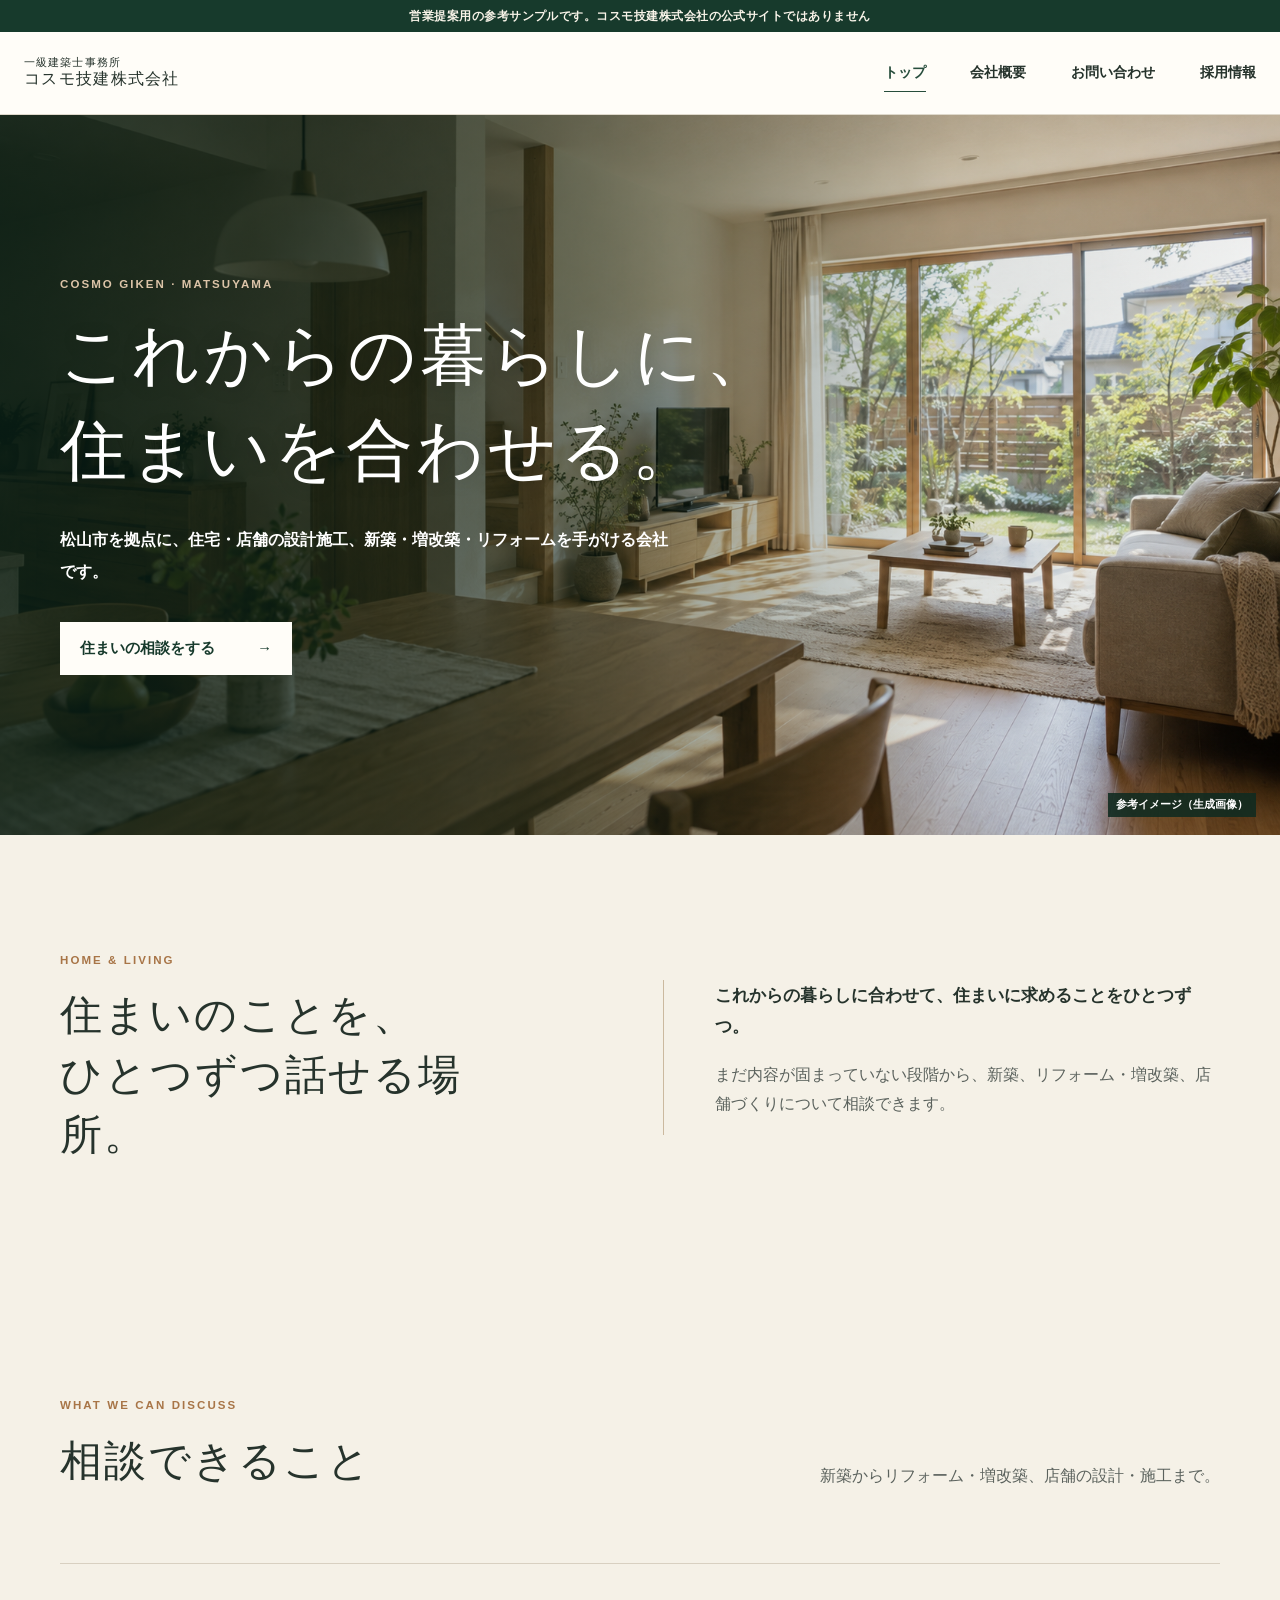
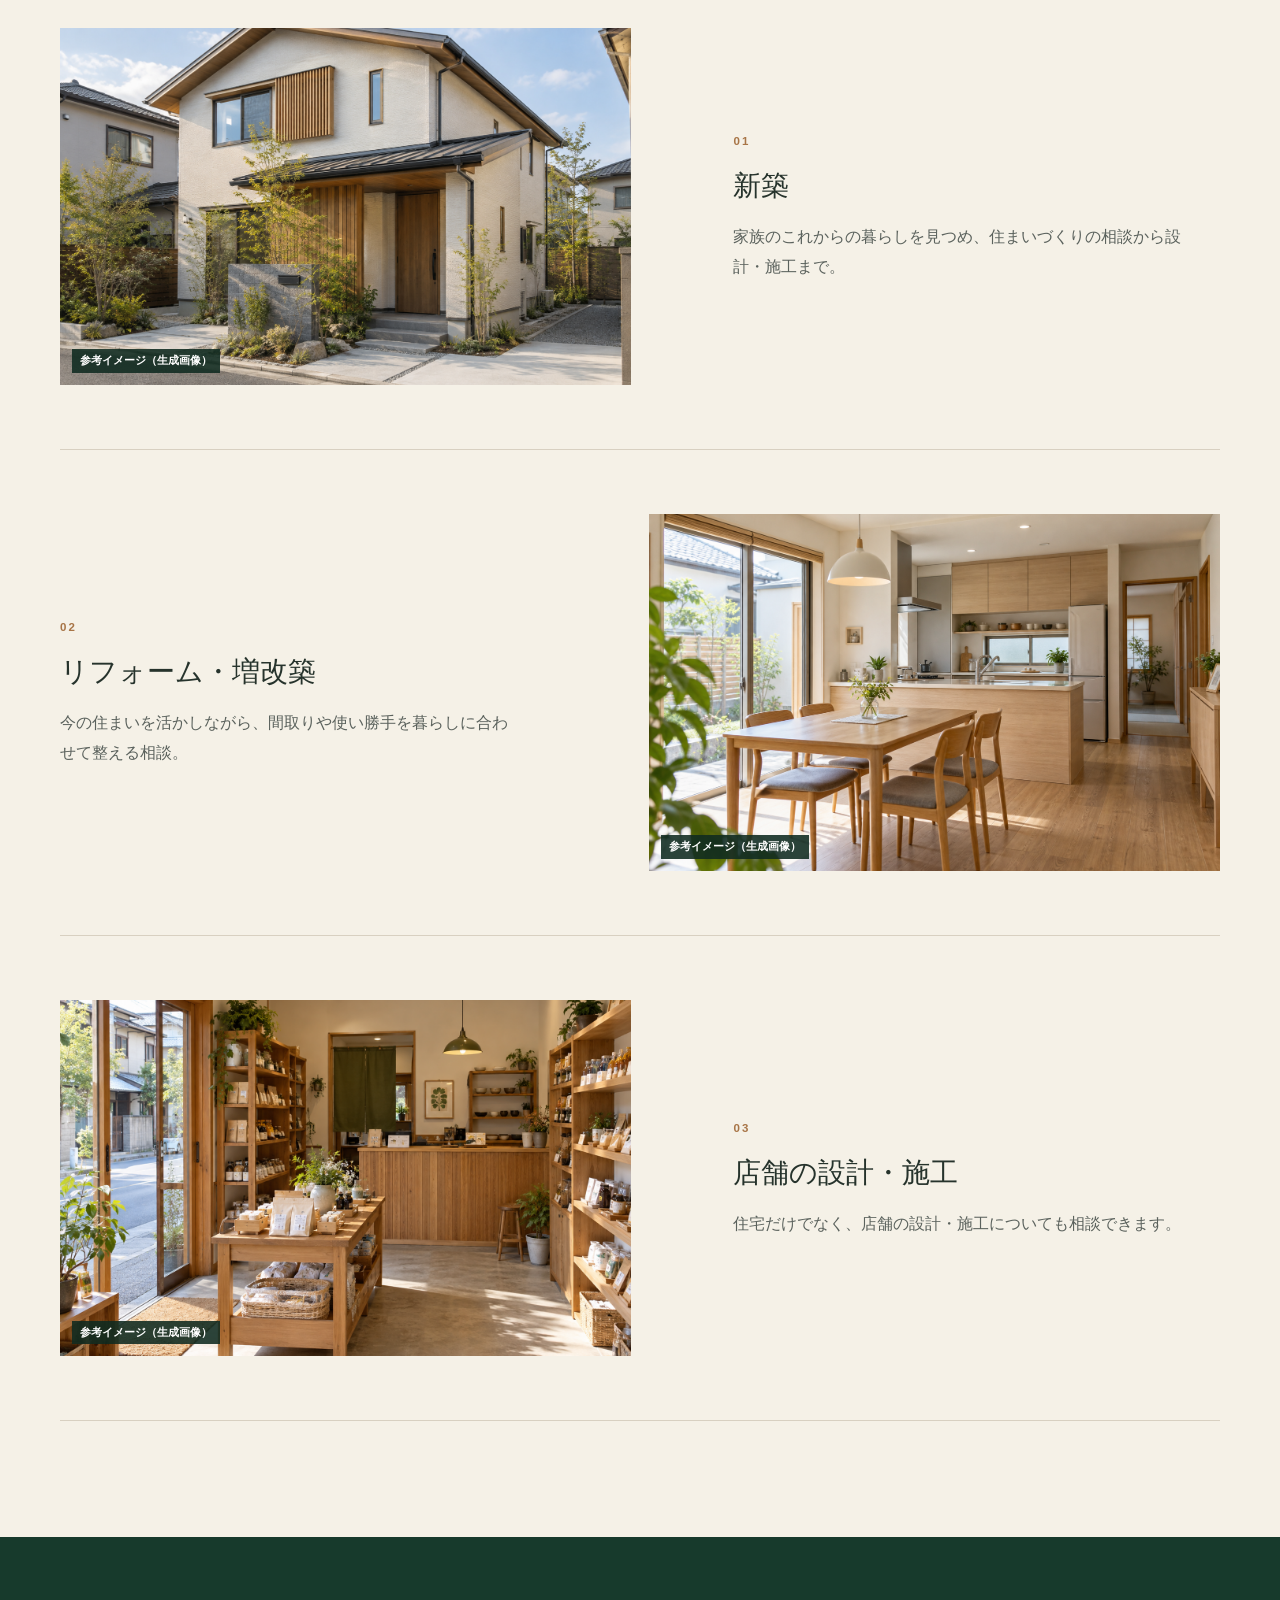
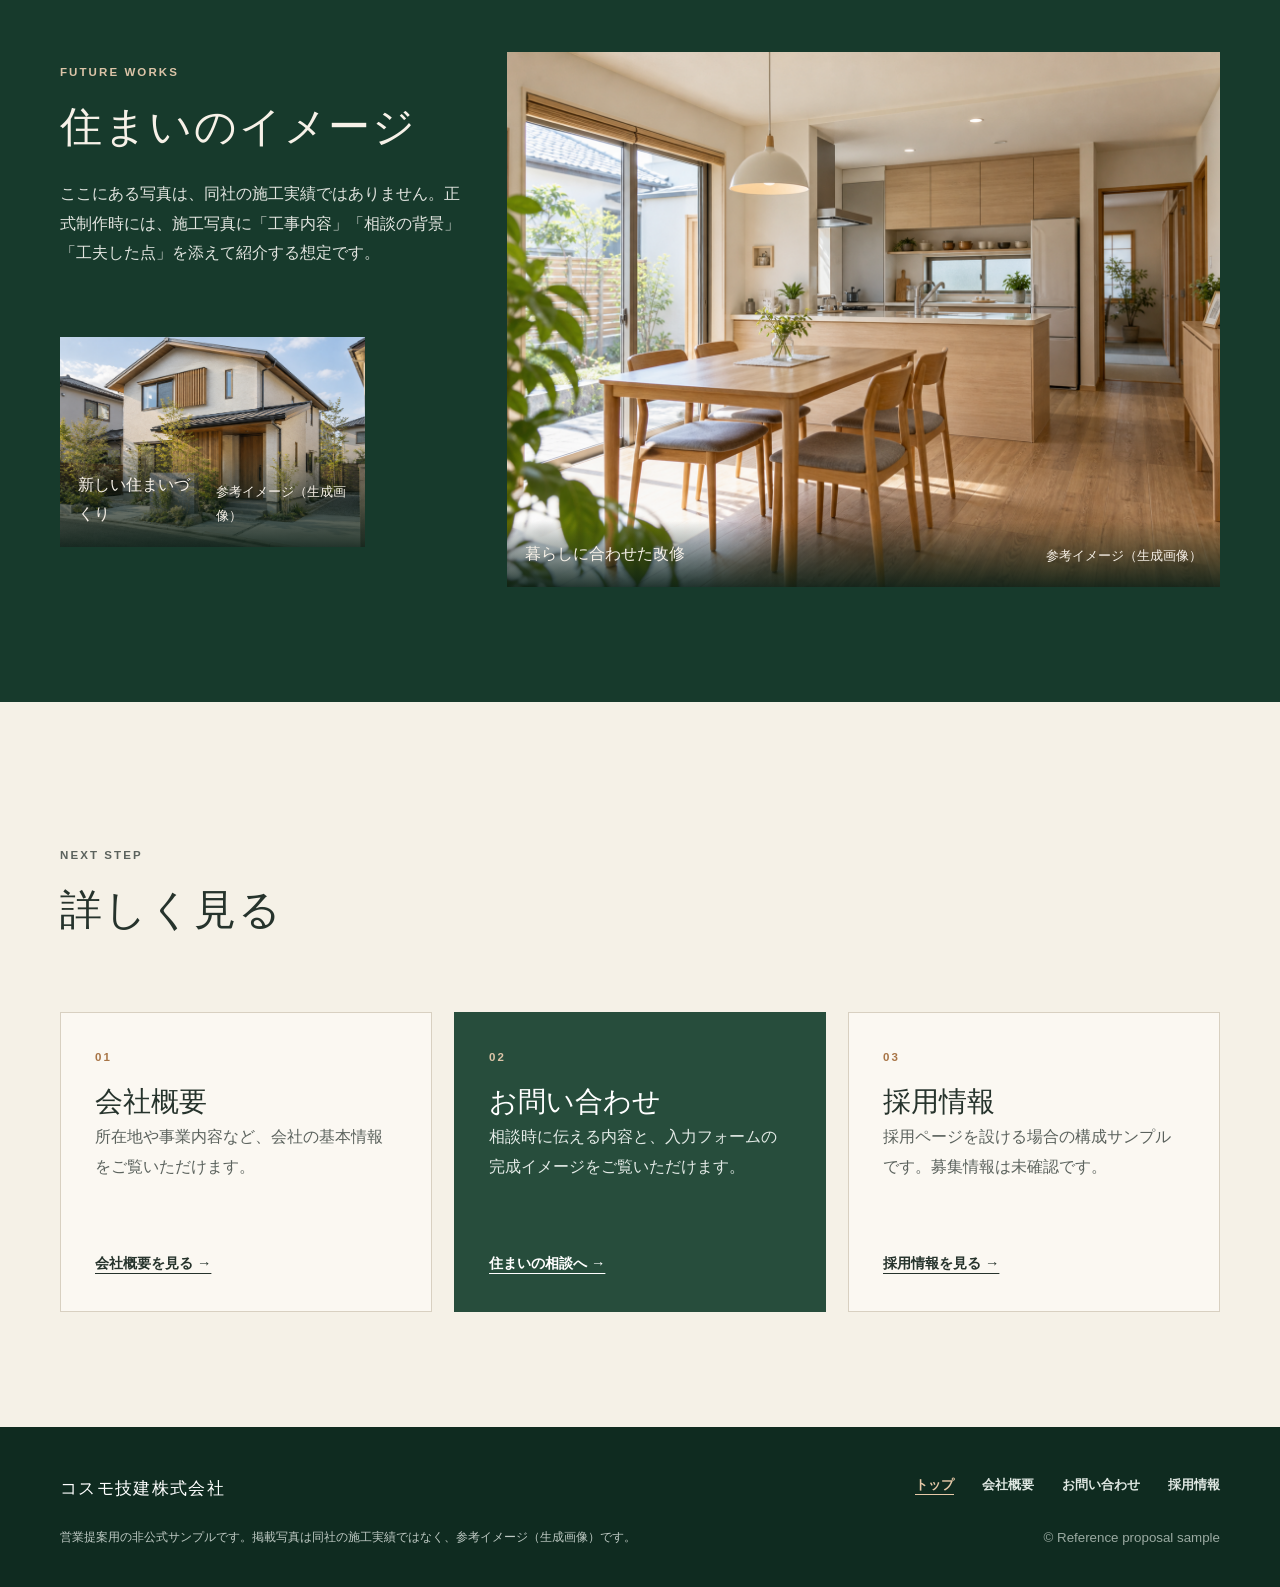
<file: index.html>
<!doctype html>
<html lang="ja">
<head>
  <meta charset="utf-8">
  <meta name="viewport" content="width=device-width, initial-scale=1">
  <meta name="robots" content="noindex, nofollow">
  <meta name="description" content="コスモ技建株式会社向けの営業提案用・非公式参考サンプルです。">
  <title>コスモ技建株式会社｜ホームページリニューアル参考サンプル</title>
  <link rel="icon" type="image/svg+xml" href="data:image/svg+xml,%3Csvg xmlns='http://www.w3.org/2000/svg' viewBox='0 0 64 64'%3E%3Crect width='64' height='64' rx='8' fill='%23173a2c'/%3E%3Cpath d='M12 31 32 15l20 16v20H38V38H26v13H12Z' fill='%23f7f4ec'/%3E%3C/svg%3E">
  <link rel="stylesheet" href="style.css">
  <script src="script.js" defer></script>
</head>
<body id="top">
  <div class="proposal-note">営業提案用の参考サンプルです。コスモ技建株式会社の公式サイトではありません</div>
  <header class="site-header">
    <div class="header-inner">
      <a class="brand" href="index.html" aria-label="トップページへ"><span class="brand-sub">一級建築士事務所</span><span class="brand-name">コスモ技建株式会社</span></a>
      <button class="menu-button" type="button" aria-expanded="false" aria-controls="global-menu"><span class="sr-only">メニュー</span><span></span><span></span><span></span></button>
      <nav id="global-menu" class="global-nav" aria-label="メインメニュー"><a href="index.html" aria-current="page">トップ</a><a href="company.html">会社概要</a><a href="contact.html">お問い合わせ</a><a href="recruit.html">採用情報</a></nav>
    </div>
  </header>

  <main>
    <section class="hero" aria-labelledby="hero-title">
      <img src="assets/images/hero-living.png" alt="自然光と木の温もりを感じる日本の住まいの参考イメージ">
      <div class="hero-shade"></div>
      <div class="hero-content">
        <p class="eyebrow light">COSMO GIKEN · MATSUYAMA</p>
        <h1 id="hero-title"><span>これからの暮らしに、</span><span>住まいを合わせる。</span></h1>
        <p class="hero-lead">松山市を拠点に、住宅・店舗の設計施工、新築・増改築・リフォームを手がける会社です。</p>
        <a class="button button-light" href="contact.html">住まいの相談をする <span aria-hidden="true">→</span></a>
      </div>
      <p class="image-label hero-label">参考イメージ（生成画像）</p>
    </section>

    <section class="intro section" aria-labelledby="intro-title">
      <div class="content-grid">
        <div><p class="eyebrow">HOME &amp; LIVING</p><h2 id="intro-title">住まいのことを、<br>ひとつずつ話せる場所。</h2></div>
        <div class="intro-copy"><p class="lead-copy">これからの暮らしに合わせて、住まいに求めることをひとつずつ。</p><p>まだ内容が固まっていない段階から、新築、リフォーム・増改築、店舗づくりについて相談できます。</p></div>
      </div>
    </section>

    <section class="services section" aria-labelledby="services-title">
      <div class="section-heading split-heading"><div><p class="eyebrow">WHAT WE CAN DISCUSS</p><h2 id="services-title">相談できること</h2></div><p>新築からリフォーム・増改築、店舗の設計・施工まで。</p></div>
      <div class="service-list">
        <article class="service-row"><figure class="service-photo"><img src="assets/images/new-construction.png" alt="木の質感を取り入れた日本の戸建住宅外観の参考イメージ"><figcaption class="image-label">参考イメージ（生成画像）</figcaption></figure><div class="service-copy"><span class="service-number">01</span><h3>新築</h3><p>家族のこれからの暮らしを見つめ、住まいづくりの相談から設計・施工まで。</p></div></article>
        <article class="service-row reverse"><figure class="service-photo"><img src="assets/images/renovation.png" alt="自然光が入る改修後のキッチンとダイニングの参考イメージ"><figcaption class="image-label">参考イメージ（生成画像）</figcaption></figure><div class="service-copy"><span class="service-number">02</span><h3>リフォーム・増改築</h3><p>今の住まいを活かしながら、間取りや使い勝手を暮らしに合わせて整える相談。</p></div></article>
        <article class="service-row"><figure class="service-photo"><img src="assets/images/shop.png" alt="木の什器を使った小規模店舗内装の参考イメージ"><figcaption class="image-label">参考イメージ（生成画像）</figcaption></figure><div class="service-copy"><span class="service-number">03</span><h3>店舗の設計・施工</h3><p>住宅だけでなく、店舗の設計・施工についても相談できます。</p></div></article>
      </div>
    </section>

    <section class="image-section" aria-labelledby="images-title">
      <div class="section image-inner">
        <div class="image-intro"><p class="eyebrow light">FUTURE WORKS</p><h2 id="images-title">住まいのイメージ</h2><p>ここにある写真は、同社の施工実績ではありません。正式制作時には、施工写真に「工事内容」「相談の背景」「工夫した点」を添えて紹介する想定です。</p></div>
        <figure class="image-feature"><img src="assets/images/renovation.png" alt="明るいキッチンとダイニングの参考イメージ"><figcaption><span>暮らしに合わせた改修</span><small>参考イメージ（生成画像）</small></figcaption></figure>
        <figure class="image-small"><img src="assets/images/new-construction.png" alt="落ち着いた住宅外観の参考イメージ"><figcaption><span>新しい住まいづくり</span><small>参考イメージ（生成画像）</small></figcaption></figure>
      </div>
    </section>

    <section class="guide-section section" aria-labelledby="guide-title">
      <div class="section-heading"><p class="eyebrow">NEXT STEP</p><h2 id="guide-title">詳しく見る</h2></div>
      <div class="guide-grid">
        <a class="guide-card" href="company.html"><span class="guide-number">01</span><h3>会社概要</h3><p>所在地や事業内容など、会社の基本情報をご覧いただけます。</p><span class="text-link">会社概要を見る →</span></a>
        <a class="guide-card guide-card-green" href="contact.html"><span class="guide-number">02</span><h3>お問い合わせ</h3><p>相談時に伝える内容と、入力フォームの完成イメージをご覧いただけます。</p><span class="text-link">住まいの相談へ →</span></a>
        <a class="guide-card" href="recruit.html"><span class="guide-number">03</span><h3>採用情報</h3><p>採用ページを設ける場合の構成サンプルです。募集情報は未確認です。</p><span class="text-link">採用情報を見る →</span></a>
      </div>
    </section>
  </main>

  <footer class="site-footer"><div class="footer-inner"><a class="footer-brand" href="index.html">コスモ技建株式会社</a><nav class="footer-nav" aria-label="フッターメニュー"><a href="index.html" aria-current="page">トップ</a><a href="company.html">会社概要</a><a href="contact.html">お問い合わせ</a><a href="recruit.html">採用情報</a></nav><p>営業提案用の非公式サンプルです。掲載写真は同社の施工実績ではなく、参考イメージ（生成画像）です。</p><small>© Reference proposal sample</small></div></footer>
</body>
</html>
</file>
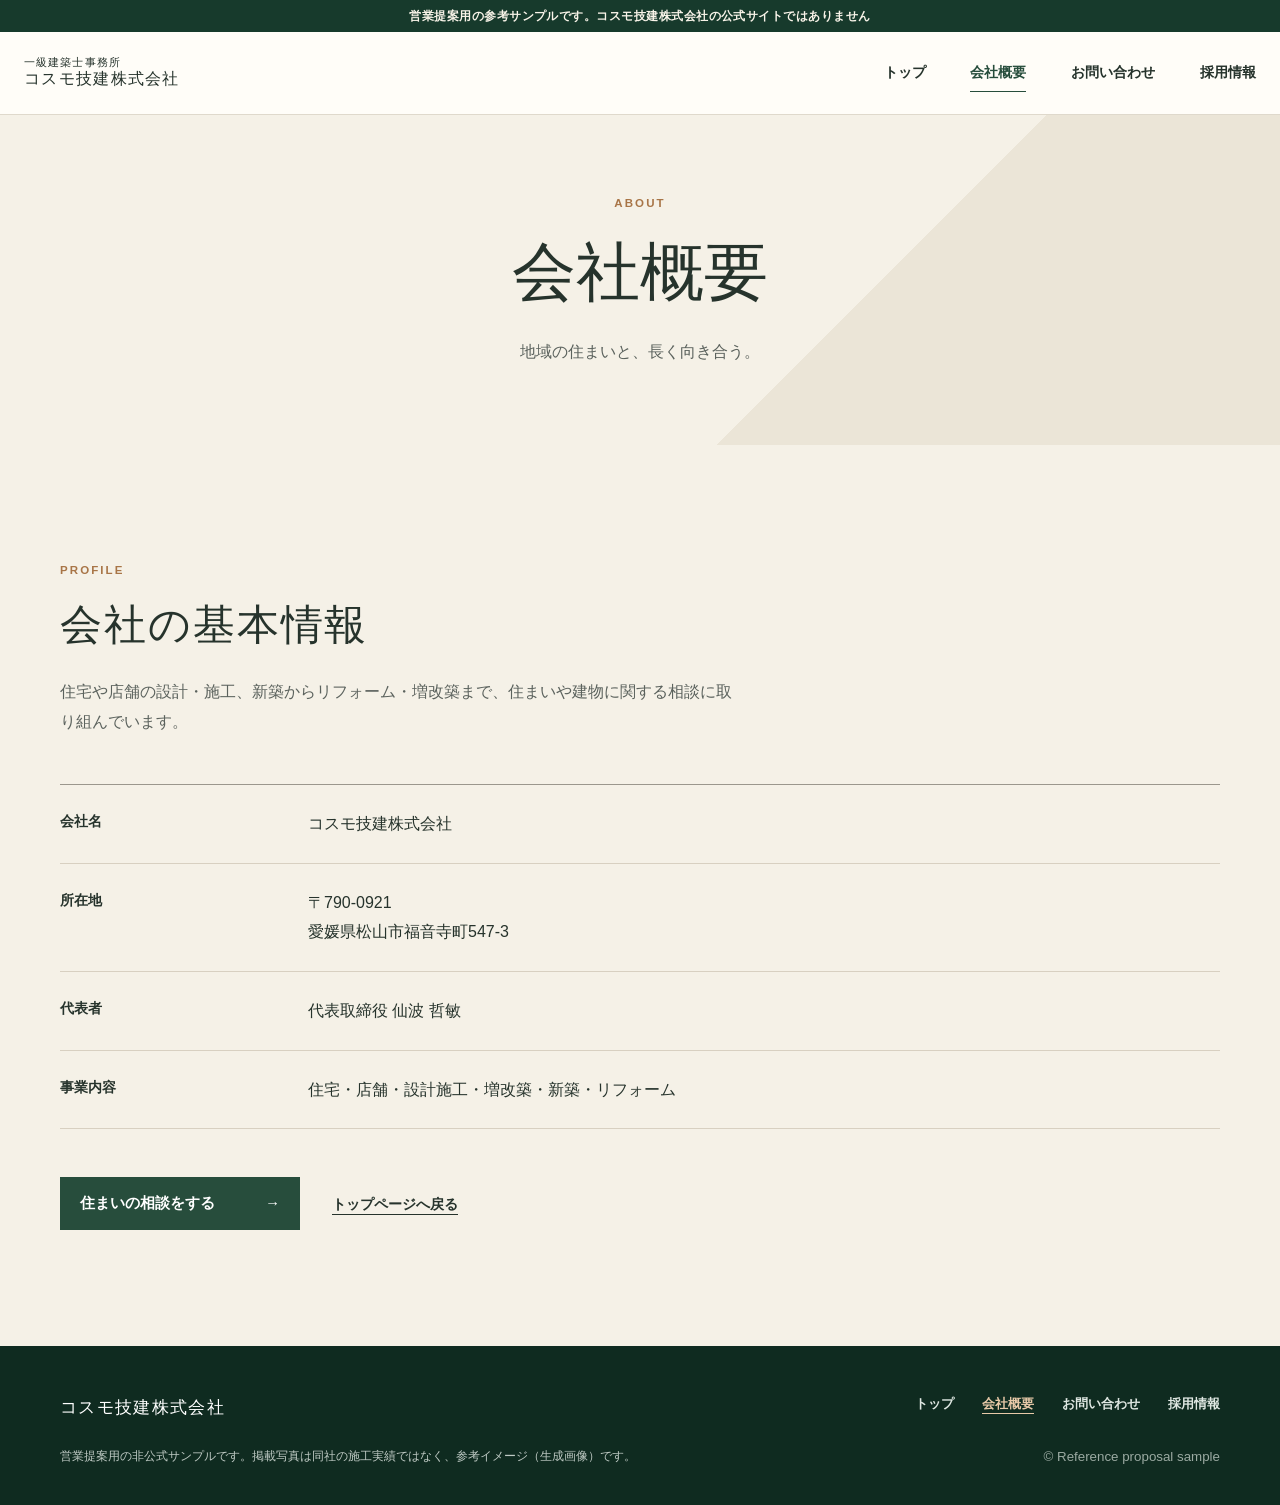
<file: company.html>
<!doctype html>
<html lang="ja">
<head>
  <meta charset="utf-8"><meta name="viewport" content="width=device-width, initial-scale=1"><meta name="robots" content="noindex, nofollow">
  <meta name="description" content="コスモ技建株式会社の会社概要を掲載する営業提案用・非公式参考サンプルです。">
  <title>会社概要｜コスモ技建株式会社 参考サンプル</title>
  <link rel="icon" type="image/svg+xml" href="data:image/svg+xml,%3Csvg xmlns='http://www.w3.org/2000/svg' viewBox='0 0 64 64'%3E%3Crect width='64' height='64' rx='8' fill='%23173a2c'/%3E%3Cpath d='M12 31 32 15l20 16v20H38V38H26v13H12Z' fill='%23f7f4ec'/%3E%3C/svg%3E"><link rel="stylesheet" href="style.css"><script src="script.js" defer></script>
</head>
<body>
  <div class="proposal-note">営業提案用の参考サンプルです。コスモ技建株式会社の公式サイトではありません</div>
  <header class="site-header"><div class="header-inner"><a class="brand" href="index.html" aria-label="トップページへ"><span class="brand-sub">一級建築士事務所</span><span class="brand-name">コスモ技建株式会社</span></a><button class="menu-button" type="button" aria-expanded="false" aria-controls="global-menu"><span class="sr-only">メニュー</span><span></span><span></span><span></span></button><nav id="global-menu" class="global-nav" aria-label="メインメニュー"><a href="index.html">トップ</a><a href="company.html" aria-current="page">会社概要</a><a href="contact.html">お問い合わせ</a><a href="recruit.html">採用情報</a></nav></div></header>
  <main>
    <section class="page-hero" aria-labelledby="page-title"><div><p class="eyebrow">ABOUT</p><h1 id="page-title">会社概要</h1><p>地域の住まいと、長く向き合う。</p></div></section>
    <section class="section company-page" aria-labelledby="profile-title">
      <div class="page-lead"><p class="eyebrow">PROFILE</p><h2 id="profile-title">会社の基本情報</h2><p>住宅や店舗の設計・施工、新築からリフォーム・増改築まで、住まいや建物に関する相談に取り組んでいます。</p></div>
      <dl class="company-table"><div><dt>会社名</dt><dd>コスモ技建株式会社</dd></div><div><dt>所在地</dt><dd>〒790-0921<br>愛媛県松山市福音寺町547-3</dd></div><div><dt>代表者</dt><dd>代表取締役 仙波 哲敏</dd></div><div><dt>事業内容</dt><dd>住宅・店舗・設計施工・増改築・新築・リフォーム</dd></div></dl>
      <div class="company-actions"><a class="button button-green" href="contact.html">住まいの相談をする <span aria-hidden="true">→</span></a><a class="text-link" href="index.html">トップページへ戻る</a></div>
    </section>
  </main>
  <footer class="site-footer"><div class="footer-inner"><a class="footer-brand" href="index.html">コスモ技建株式会社</a><nav class="footer-nav" aria-label="フッターメニュー"><a href="index.html">トップ</a><a href="company.html" aria-current="page">会社概要</a><a href="contact.html">お問い合わせ</a><a href="recruit.html">採用情報</a></nav><p>営業提案用の非公式サンプルです。掲載写真は同社の施工実績ではなく、参考イメージ（生成画像）です。</p><small>© Reference proposal sample</small></div></footer>
</body>
</html>
</file>
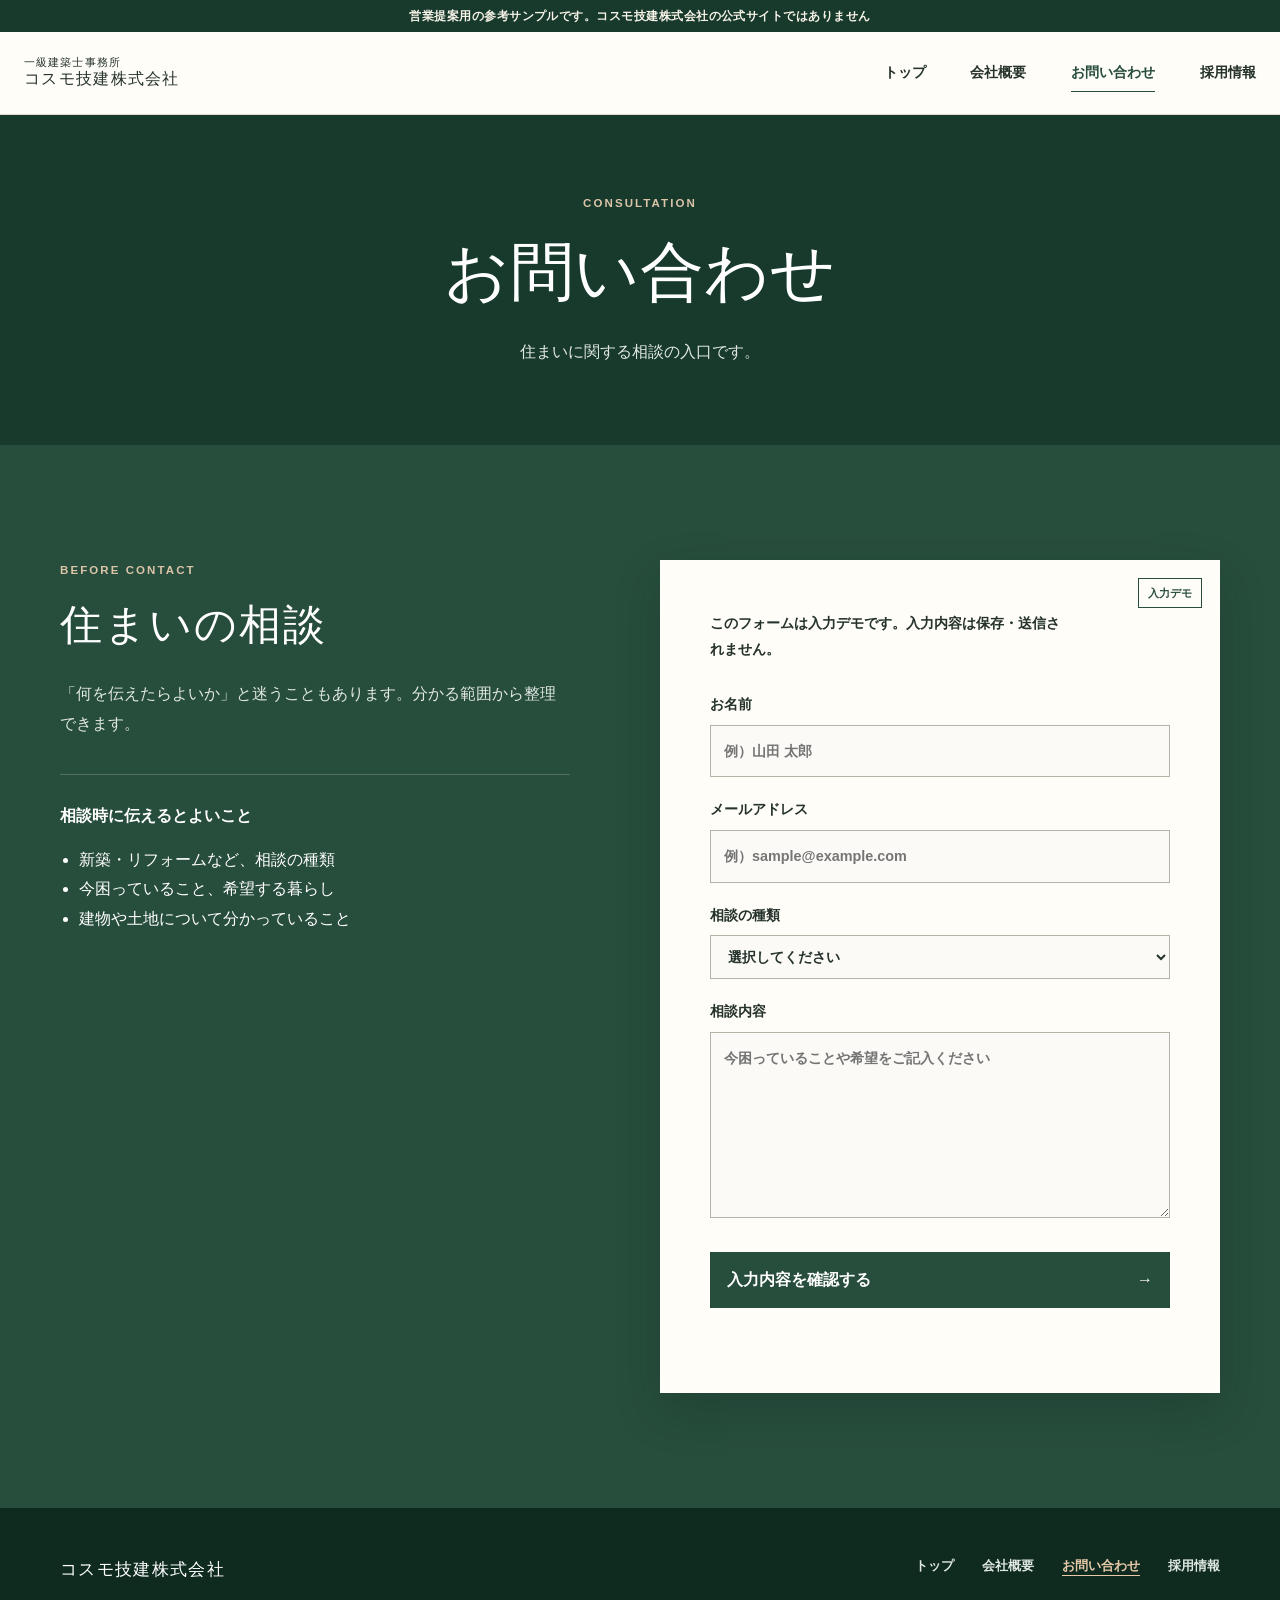
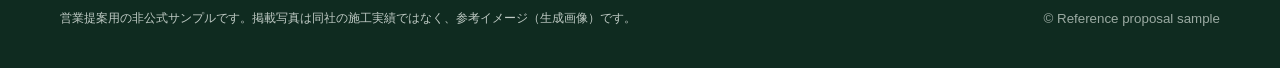
<file: contact.html>
<!doctype html>
<html lang="ja">
<head>
  <meta charset="utf-8"><meta name="viewport" content="width=device-width, initial-scale=1"><meta name="robots" content="noindex, nofollow">
  <meta name="description" content="コスモ技建株式会社への住まいの相談ページを想定した営業提案用・非公式参考サンプルです。">
  <title>お問い合わせ｜コスモ技建株式会社 参考サンプル</title>
  <link rel="icon" type="image/svg+xml" href="data:image/svg+xml,%3Csvg xmlns='http://www.w3.org/2000/svg' viewBox='0 0 64 64'%3E%3Crect width='64' height='64' rx='8' fill='%23173a2c'/%3E%3Cpath d='M12 31 32 15l20 16v20H38V38H26v13H12Z' fill='%23f7f4ec'/%3E%3C/svg%3E"><link rel="stylesheet" href="style.css"><script src="script.js" defer></script>
</head>
<body>
  <div class="proposal-note">営業提案用の参考サンプルです。コスモ技建株式会社の公式サイトではありません</div>
  <header class="site-header"><div class="header-inner"><a class="brand" href="index.html" aria-label="トップページへ"><span class="brand-sub">一級建築士事務所</span><span class="brand-name">コスモ技建株式会社</span></a><button class="menu-button" type="button" aria-expanded="false" aria-controls="global-menu"><span class="sr-only">メニュー</span><span></span><span></span><span></span></button><nav id="global-menu" class="global-nav" aria-label="メインメニュー"><a href="index.html">トップ</a><a href="company.html">会社概要</a><a href="contact.html" aria-current="page">お問い合わせ</a><a href="recruit.html">採用情報</a></nav></div></header>
  <main>
    <section class="page-hero page-hero-green" aria-labelledby="page-title"><div><p class="eyebrow light">CONSULTATION</p><h1 id="page-title">お問い合わせ</h1><p>住まいに関する相談の入口です。</p></div></section>
    <section class="contact-section" aria-labelledby="contact-title"><div class="section contact-grid">
      <div class="contact-copy"><p class="eyebrow light">BEFORE CONTACT</p><h2 id="contact-title">住まいの相談</h2><p>「何を伝えたらよいか」と迷うこともあります。分かる範囲から整理できます。</p><div class="consult-list"><span>相談時に伝えるとよいこと</span><ul><li>新築・リフォームなど、相談の種類</li><li>今困っていること、希望する暮らし</li><li>建物や土地について分かっていること</li></ul></div></div>
      <form class="demo-form" autocomplete="off" novalidate><div class="demo-badge">入力デモ</div><p class="form-notice">このフォームは入力デモです。入力内容は保存・送信されません。</p><label>お名前<input type="text" name="name" autocomplete="off" placeholder="例）山田 太郎"></label><label>メールアドレス<input type="email" name="email" autocomplete="off" inputmode="email" placeholder="例）sample@example.com"></label><label>相談の種類<select name="category"><option value="" selected disabled>選択してください</option><option>新築</option><option>リフォーム・増改築</option><option>店舗の設計・施工</option><option>その他・まだ決まっていない</option></select></label><label>相談内容<textarea name="message" rows="6" placeholder="今困っていることや希望をご記入ください"></textarea></label><button type="button" class="demo-button">入力内容を確認する <span aria-hidden="true">→</span></button><p class="form-result" role="status" aria-live="polite"></p></form>
    </div></section>
  </main>
  <footer class="site-footer"><div class="footer-inner"><a class="footer-brand" href="index.html">コスモ技建株式会社</a><nav class="footer-nav" aria-label="フッターメニュー"><a href="index.html">トップ</a><a href="company.html">会社概要</a><a href="contact.html" aria-current="page">お問い合わせ</a><a href="recruit.html">採用情報</a></nav><p>営業提案用の非公式サンプルです。掲載写真は同社の施工実績ではなく、参考イメージ（生成画像）です。</p><small>© Reference proposal sample</small></div></footer>
</body>
</html>
</file>
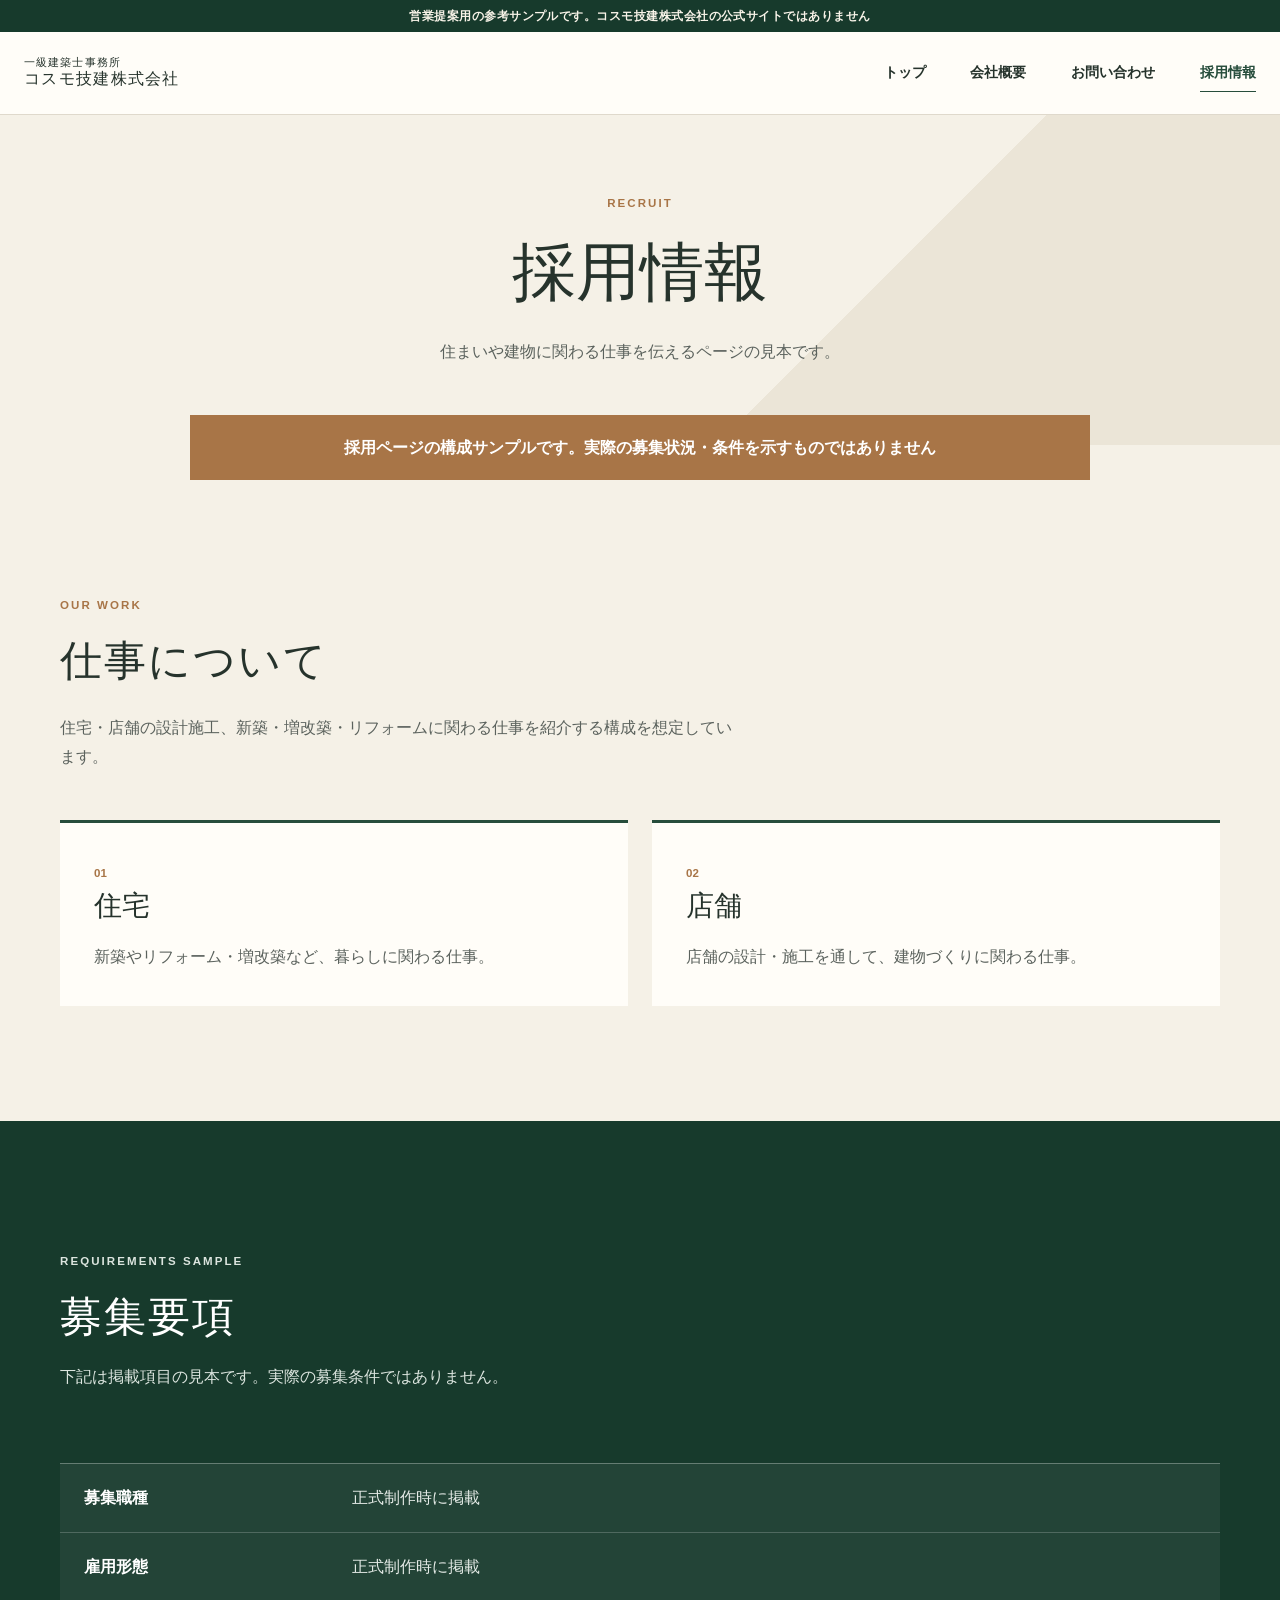
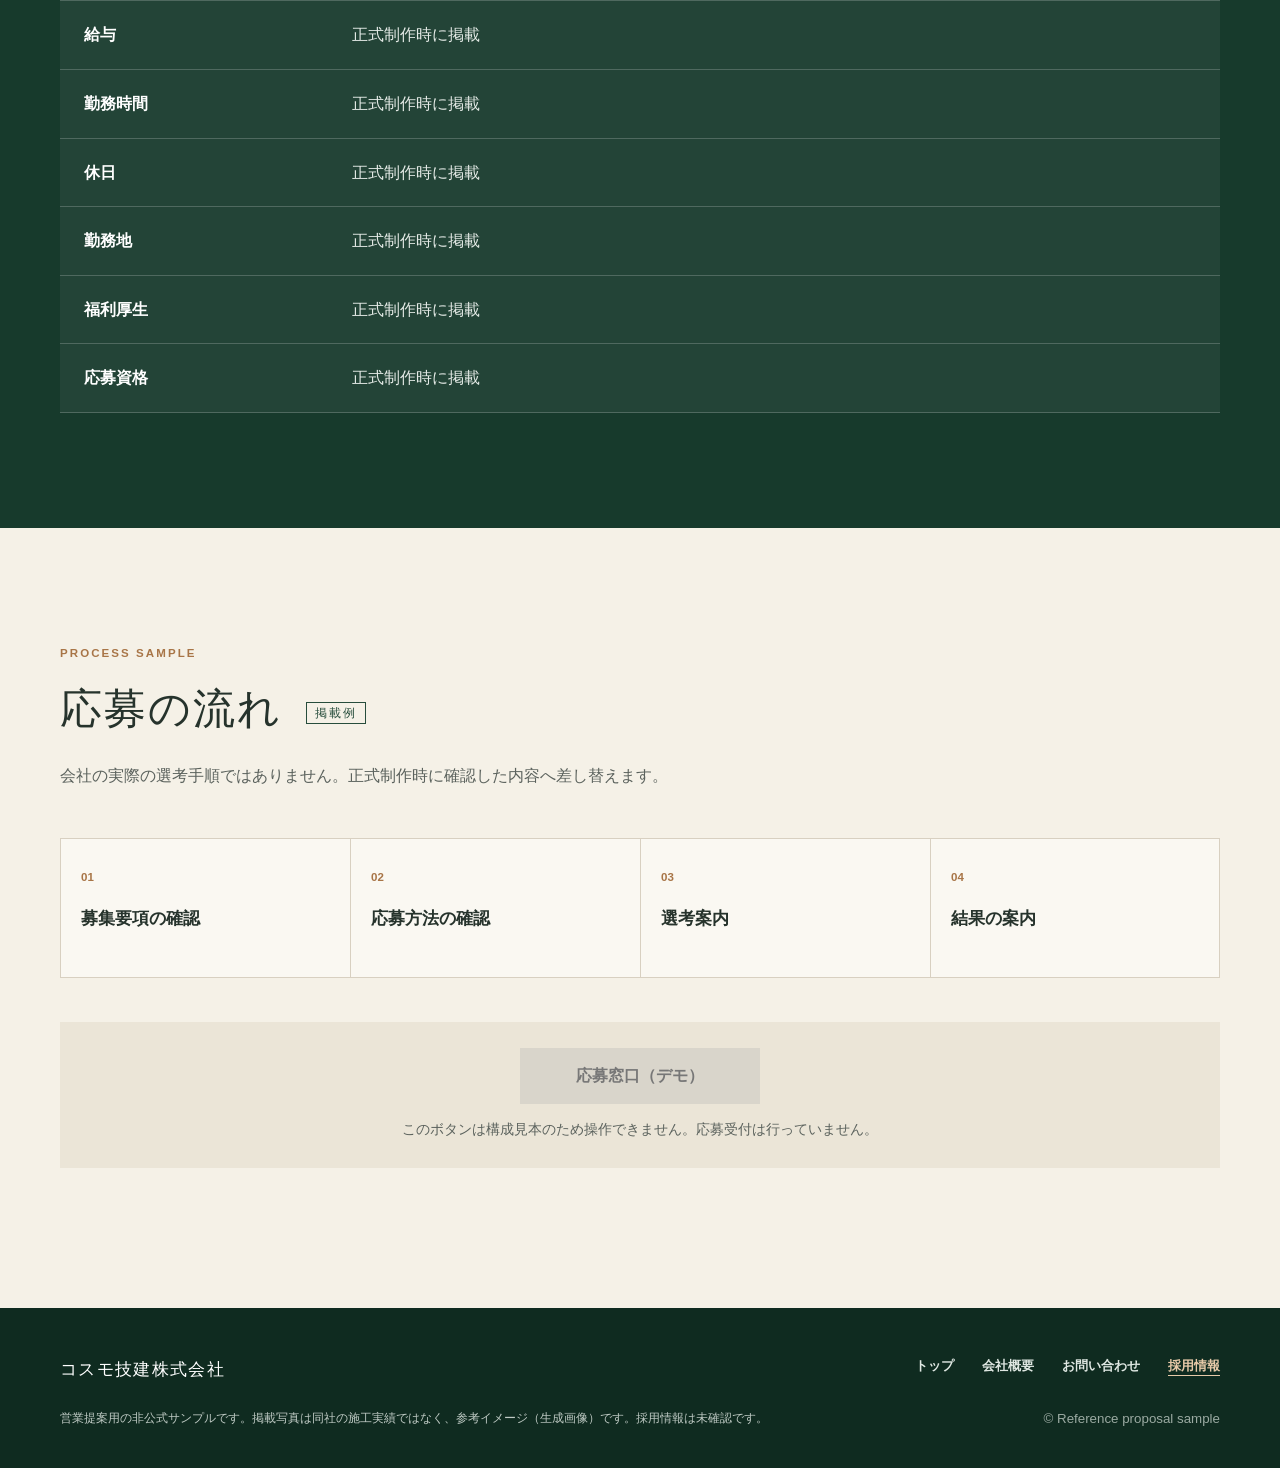
<file: recruit.html>
<!doctype html>
<html lang="ja">
<head>
  <meta charset="utf-8"><meta name="viewport" content="width=device-width, initial-scale=1"><meta name="robots" content="noindex, nofollow">
  <meta name="description" content="コスモ技建株式会社の採用ページを想定した営業提案用・非公式の構成サンプルです。">
  <title>採用情報｜コスモ技建株式会社 参考サンプル</title>
  <link rel="icon" type="image/svg+xml" href="data:image/svg+xml,%3Csvg xmlns='http://www.w3.org/2000/svg' viewBox='0 0 64 64'%3E%3Crect width='64' height='64' rx='8' fill='%23173a2c'/%3E%3Cpath d='M12 31 32 15l20 16v20H38V38H26v13H12Z' fill='%23f7f4ec'/%3E%3C/svg%3E"><link rel="stylesheet" href="style.css"><script src="script.js" defer></script>
</head>
<body>
  <div class="proposal-note">営業提案用の参考サンプルです。コスモ技建株式会社の公式サイトではありません</div>
  <header class="site-header"><div class="header-inner"><a class="brand" href="index.html" aria-label="トップページへ"><span class="brand-sub">一級建築士事務所</span><span class="brand-name">コスモ技建株式会社</span></a><button class="menu-button" type="button" aria-expanded="false" aria-controls="global-menu"><span class="sr-only">メニュー</span><span></span><span></span><span></span></button><nav id="global-menu" class="global-nav" aria-label="メインメニュー"><a href="index.html">トップ</a><a href="company.html">会社概要</a><a href="contact.html">お問い合わせ</a><a href="recruit.html" aria-current="page">採用情報</a></nav></div></header>
  <main>
    <section class="page-hero" aria-labelledby="page-title"><div><p class="eyebrow">RECRUIT</p><h1 id="page-title">採用情報</h1><p>住まいや建物に関わる仕事を伝えるページの見本です。</p></div></section>
    <div class="sample-alert" role="note">採用ページの構成サンプルです。実際の募集状況・条件を示すものではありません</div>
    <section class="section recruit-intro" aria-labelledby="work-title">
      <div class="page-lead"><p class="eyebrow">OUR WORK</p><h2 id="work-title">仕事について</h2><p>住宅・店舗の設計施工、新築・増改築・リフォームに関わる仕事を紹介する構成を想定しています。</p></div>
      <div class="work-grid"><article><span>01</span><h3>住宅</h3><p>新築やリフォーム・増改築など、暮らしに関わる仕事。</p></article><article><span>02</span><h3>店舗</h3><p>店舗の設計・施工を通して、建物づくりに関わる仕事。</p></article></div>
    </section>
    <section class="recruit-details" aria-labelledby="requirements-title"><div class="section"><div class="section-heading"><p class="eyebrow light">REQUIREMENTS SAMPLE</p><h2 id="requirements-title">募集要項</h2><p>下記は掲載項目の見本です。実際の募集条件ではありません。</p></div><dl class="requirements-table"><div><dt>募集職種</dt><dd>正式制作時に掲載</dd></div><div><dt>雇用形態</dt><dd>正式制作時に掲載</dd></div><div><dt>給与</dt><dd>正式制作時に掲載</dd></div><div><dt>勤務時間</dt><dd>正式制作時に掲載</dd></div><div><dt>休日</dt><dd>正式制作時に掲載</dd></div><div><dt>勤務地</dt><dd>正式制作時に掲載</dd></div><div><dt>福利厚生</dt><dd>正式制作時に掲載</dd></div><div><dt>応募資格</dt><dd>正式制作時に掲載</dd></div></dl></div></section>
    <section class="section flow-section" aria-labelledby="flow-title"><div class="page-lead"><p class="eyebrow">PROCESS SAMPLE</p><h2 id="flow-title">応募の流れ <small>掲載例</small></h2><p>会社の実際の選考手順ではありません。正式制作時に確認した内容へ差し替えます。</p></div><ol class="flow-list"><li><span>01</span><strong>募集要項の確認</strong></li><li><span>02</span><strong>応募方法の確認</strong></li><li><span>03</span><strong>選考案内</strong></li><li><span>04</span><strong>結果の案内</strong></li></ol><div class="disabled-action"><button type="button" disabled>応募窓口（デモ）</button><p>このボタンは構成見本のため操作できません。応募受付は行っていません。</p></div></section>
  </main>
  <footer class="site-footer"><div class="footer-inner"><a class="footer-brand" href="index.html">コスモ技建株式会社</a><nav class="footer-nav" aria-label="フッターメニュー"><a href="index.html">トップ</a><a href="company.html">会社概要</a><a href="contact.html">お問い合わせ</a><a href="recruit.html" aria-current="page">採用情報</a></nav><p>営業提案用の非公式サンプルです。掲載写真は同社の施工実績ではなく、参考イメージ（生成画像）です。採用情報は未確認です。</p><small>© Reference proposal sample</small></div></footer>
</body>
</html>
</file>
<file: style.css>
:root {
  --paper: #f5f1e7;
  --paper-deep: #ebe5d7;
  --white: #fffdf8;
  --ink: #26332c;
  --muted: #5b625d;
  --green: #274d3c;
  --green-deep: #173a2c;
  --green-dark: #0f2b20;
  --wood: #a87547;
  --line: #d8d0c1;
  --max: 1160px;
}

* { box-sizing: border-box; }
html { scroll-behavior: smooth; }
body { margin: 0; color: var(--ink); background: var(--paper); font-family: "Yu Gothic", "Hiragino Kaku Gothic ProN", Meiryo, sans-serif; font-size: 16px; line-height: 1.85; overflow-x: hidden; }
img { display: block; width: 100%; height: auto; }
a { color: inherit; text-decoration: none; }
button, input, select, textarea { font: inherit; }
h1, h2, h3 { margin: 0; font-family: "Yu Mincho", "Hiragino Mincho ProN", serif; font-weight: 500; line-height: 1.42; }
h2 { font-size: clamp(2rem, 3.3vw, 3rem); letter-spacing: .045em; }
h3 { font-size: clamp(1.45rem, 2.2vw, 2rem); }
p { margin-top: 0; }
.sr-only { position: absolute; width: 1px; height: 1px; padding: 0; margin: -1px; overflow: hidden; clip: rect(0,0,0,0); white-space: nowrap; border: 0; }
.section { width: min(var(--max), calc(100% - 48px)); margin-inline: auto; padding: clamp(76px, 9vw, 132px) 0; }
.eyebrow { margin: 0 0 14px; color: var(--wood); font-size: .72rem; font-weight: 800; letter-spacing: .18em; }
.eyebrow.light { color: #dcc4a8; }

.proposal-note { min-height: 30px; padding: 5px 20px; color: #f9f4e9; background: var(--green-deep); font-size: .73rem; font-weight: 700; letter-spacing: .04em; text-align: center; }
.site-header { position: sticky; top: 0; z-index: 50; background: rgba(255,253,248,.97); border-bottom: 1px solid rgba(216,208,193,.8); }
.header-inner { width: min(1280px, calc(100% - 48px)); min-height: 82px; margin: auto; display: flex; align-items: center; justify-content: space-between; gap: 28px; }
.brand { display: flex; flex-direction: column; line-height: 1.25; }
.brand-sub { font-family: "Yu Mincho", serif; font-size: .69rem; letter-spacing: .1em; }
.brand-name { font-family: "Yu Mincho", serif; font-size: 1.02rem; letter-spacing: .08em; }
.global-nav { display: flex; align-items: center; gap: clamp(24px, 3.5vw, 50px); font-size: .9rem; font-weight: 700; }
.global-nav a { position: relative; padding: 10px 0; }
.global-nav a::after { content: ""; position: absolute; left: 0; right: 100%; bottom: 4px; height: 1px; background: var(--green); transition: right .2s ease; }
.global-nav a:hover::after, .global-nav a:focus-visible::after, .global-nav a[aria-current="page"]::after { right: 0; }
.global-nav a[aria-current="page"] { color: var(--green); }
.menu-button { display: none; }

.hero { min-height: min(720px, calc(100vh - 112px)); position: relative; display: grid; align-items: center; overflow: hidden; color: #fff; }
.hero > img { position: absolute; inset: 0; height: 100%; object-fit: cover; object-position: 57% 52%; }
.hero-shade { position: absolute; inset: 0; background: linear-gradient(90deg, rgba(10,35,25,.76) 0%, rgba(10,35,25,.55) 40%, rgba(10,35,25,.12) 74%, rgba(10,35,25,.04) 100%); }
.hero-content { position: relative; z-index: 1; width: min(var(--max), calc(100% - 48px)); margin: auto; padding: 82px 0; }
.hero h1 { max-width: 800px; font-size: clamp(2.9rem, 5.2vw, 4.7rem); letter-spacing: .045em; text-shadow: 0 2px 18px rgba(0,0,0,.2); }
.hero h1 span { display: block; }
.hero-lead { max-width: 610px; margin: 26px 0 34px; font-size: 1rem; font-weight: 650; line-height: 2; }
.button { min-height: 52px; display: inline-flex; align-items: center; justify-content: space-between; gap: 28px; padding: 13px 20px; font-size: .92rem; font-weight: 800; transition: transform .2s ease, background .2s ease; }
.button:hover, .button:focus-visible { transform: translateY(-2px); }
.button-light { min-width: 232px; color: var(--green-deep); background: var(--white); }
.button-green { min-width: 240px; color: #fff; background: var(--green); }
.image-label { position: absolute; left: 12px; bottom: 12px; margin: 0; padding: 4px 8px; color: #fff; background: rgba(15,43,32,.88); font-size: .68rem; font-weight: 700; line-height: 1.4; }
.hero-label { left: auto; right: 24px; bottom: 18px; z-index: 2; }

.content-grid { display: grid; grid-template-columns: .92fr 1.08fr; gap: clamp(60px, 10vw, 150px); align-items: center; }
.intro-copy { max-width: 580px; padding-left: clamp(26px, 4vw, 60px); border-left: 1px solid #cbb99f; }
.intro-copy p { color: var(--muted); }
.intro-copy .lead-copy { color: var(--ink); font-size: 1.06rem; font-weight: 700; }
.section-heading { margin-bottom: clamp(40px, 6vw, 72px); }
.section-heading > p { max-width: 560px; margin: 15px 0 0; color: var(--muted); }
.section-heading .eyebrow { margin-bottom: 14px; }
.split-heading { display: flex; align-items: end; justify-content: space-between; gap: 48px; }
.service-list { border-top: 1px solid var(--line); }
.service-row { display: grid; grid-template-columns: 1.08fr .92fr; gap: clamp(48px, 8vw, 120px); align-items: center; padding: clamp(36px, 5vw, 66px) 0; border-bottom: 1px solid var(--line); }
.service-row.reverse { grid-template-columns: .92fr 1.08fr; }
.service-row.reverse .service-photo { order: 2; }
.service-photo { position: relative; margin: 0; overflow: hidden; }
.service-photo img { aspect-ratio: 16 / 10; object-fit: cover; }
.service-row:nth-child(2) .service-photo img { object-position: center 58%; }
.service-copy { max-width: 450px; }
.service-number, .guide-number { display: block; margin-bottom: 14px; color: var(--wood); font-size: .72rem; font-weight: 800; letter-spacing: .18em; }
.service-copy p { margin: 16px 0 0; color: var(--muted); }

.image-section { color: #f7f1e8; background: var(--green-deep); }
.image-inner { display: grid; grid-template-columns: .72fr 1.28fr; grid-template-rows: auto auto; gap: 30px 46px; align-items: start; }
.image-intro { padding-top: 10px; }
.image-intro p:last-child { margin: 22px 0 0; color: #e1e4df; }
.image-feature, .image-small { position: relative; margin: 0; overflow: hidden; }
.image-feature { grid-row: 1 / span 2; grid-column: 2; }
.image-feature img { aspect-ratio: 4 / 3; object-fit: cover; }
.image-small { width: 76%; }
.image-small img { aspect-ratio: 16 / 11; object-fit: cover; }
.image-feature figcaption, .image-small figcaption { position: absolute; inset: auto 0 0; padding: 18px; display: flex; justify-content: space-between; gap: 18px; background: linear-gradient(transparent, rgba(8,29,21,.88)); }
.image-feature small, .image-small small { align-self: end; }

.guide-section { padding-top: clamp(80px, 10vw, 140px); }
.guide-grid { display: grid; grid-template-columns: repeat(3, 1fr); gap: 22px; }
.guide-card { min-height: 300px; padding: 34px; display: flex; flex-direction: column; border: 1px solid var(--line); background: rgba(255,253,248,.62); transition: transform .2s ease, box-shadow .2s ease; }
.guide-card:hover, .guide-card:focus-visible { transform: translateY(-4px); box-shadow: 0 18px 36px rgba(32,47,39,.1); }
.guide-card-green { color: #fff; background: var(--green); border-color: var(--green); }
.guide-card-green .guide-number { color: #dcc4a8; }
.guide-card p { color: var(--muted); }
.guide-card-green p { color: #e4ebe7; }
.guide-card .text-link { margin-top: auto; }
.text-link { display: inline-block; color: inherit; font-size: .9rem; font-weight: 800; text-decoration: underline; text-underline-offset: 5px; }

.page-hero { min-height: 330px; display: grid; place-items: center; text-align: center; background: linear-gradient(135deg, var(--paper) 0 65%, var(--paper-deep) 65%); }
.page-hero > div { width: min(var(--max), calc(100% - 48px)); padding: 70px 0; }
.page-hero h1 { font-size: clamp(2.6rem, 5vw, 4rem); }
.page-hero p:last-child { margin: 18px 0 0; color: var(--muted); }
.page-hero-green { color: #fff; background: var(--green-deep); }
.page-hero-green p:last-child { color: #e1e8e3; }
.page-lead { max-width: 680px; margin-bottom: 48px; }
.page-lead > p:last-child { margin: 22px 0 0; color: var(--muted); }
.company-page { min-height: 650px; }
.company-table { margin: 0; border-top: 1px solid #9b978d; }
.company-table div { display: grid; grid-template-columns: 220px 1fr; gap: 28px; padding: 24px 0; border-bottom: 1px solid var(--line); }
.company-table dt { font-size: .86rem; font-weight: 800; }
.company-table dd { margin: 0; }
.company-actions { margin-top: 48px; display: flex; align-items: center; gap: 32px; }

.contact-section { color: #fff; background: var(--green); }
.contact-grid { display: grid; grid-template-columns: minmax(0, 1fr) minmax(480px, 560px); gap: clamp(48px, 7vw, 96px); align-items: start; }
.contact-copy h2 { margin-bottom: 24px; }
.contact-copy > p:last-of-type { color: #e1e8e3; }
.consult-list { margin-top: 36px; padding-top: 26px; border-top: 1px solid rgba(255,255,255,.2); }
.consult-list span { font-weight: 800; }
.consult-list ul { margin: 14px 0 0; padding-left: 1.2em; }
.demo-form { width: 100%; max-width: 560px; position: relative; justify-self: end; padding: clamp(32px, 4vw, 50px); color: var(--ink); background: var(--white); box-shadow: 0 18px 42px rgba(15,43,32,.22); }
.demo-badge { position: absolute; top: 18px; right: 18px; padding: 4px 9px; color: var(--green); border: 1px solid var(--green); font-size: .68rem; font-weight: 800; }
.form-notice { margin: 0 100px 28px 0; font-size: .9rem; font-weight: 800; }
.demo-form label { display: block; margin-top: 19px; font-size: .9rem; font-weight: 800; }
.demo-form input, .demo-form select, .demo-form textarea { width: 100%; margin-top: 7px; padding: 12px 13px; color: var(--ink); background: #fbfaf6; border: 1px solid #b8b2a6; border-radius: 0; outline: none; }
.demo-form input:focus, .demo-form select:focus, .demo-form textarea:focus { border-color: var(--green); box-shadow: 0 0 0 3px rgba(39,77,60,.13); }
.demo-form textarea { resize: vertical; }
.demo-button { width: 100%; min-height: 52px; margin-top: 26px; padding: 13px 17px; display: flex; align-items: center; justify-content: space-between; color: #fff; background: var(--green); border: 0; cursor: pointer; font-weight: 800; }
.form-result { min-height: 1.8em; margin: 10px 0 0; color: #7a4d25; font-size: .88rem; font-weight: 800; }

.sample-alert { width: min(900px, calc(100% - 48px)); margin: -30px auto 0; position: relative; z-index: 2; padding: 18px 24px; color: #fff; background: var(--wood); font-weight: 800; text-align: center; }
.work-grid { display: grid; grid-template-columns: repeat(2, 1fr); gap: 24px; }
.work-grid article { padding: 34px; background: var(--white); border-top: 3px solid var(--green); }
.work-grid article > span { color: var(--wood); font-size: .72rem; font-weight: 800; }
.work-grid article p { margin: 16px 0 0; color: var(--muted); }
.recruit-details { color: #fff; background: var(--green-deep); }
.recruit-details .section-heading > p { color: #dce5df; }
.requirements-table { margin: 0; background: rgba(255,255,255,.05); border-top: 1px solid rgba(255,255,255,.3); }
.requirements-table div { display: grid; grid-template-columns: 240px 1fr; gap: 28px; padding: 19px 24px; border-bottom: 1px solid rgba(255,255,255,.2); }
.requirements-table dt { font-weight: 800; }
.requirements-table dd { margin: 0; color: #e4eae6; }
.flow-section { padding-bottom: 140px; }
.flow-list { margin: 0; padding: 0; display: grid; grid-template-columns: repeat(4, 1fr); list-style: none; counter-reset: none; }
.flow-list li { position: relative; min-height: 140px; padding: 28px 20px; border: 1px solid var(--line); border-right: 0; background: rgba(255,255,255,.45); }
.flow-list li:last-child { border-right: 1px solid var(--line); }
.flow-list span { display: block; color: var(--wood); font-size: .72rem; font-weight: 800; }
.flow-list strong { display: block; margin-top: 14px; font-family: "Yu Mincho", serif; font-size: 1.08rem; }
.flow-section h2 small { margin-left: 12px; padding: 4px 8px; color: var(--green); border: 1px solid var(--green); font-family: "Yu Gothic", sans-serif; font-size: .72rem; vertical-align: middle; }
.disabled-action { margin-top: 44px; padding: 26px; text-align: center; background: var(--paper-deep); }
.disabled-action button { min-width: 240px; padding: 13px 20px; color: #777; background: #d9d5cb; border: 0; cursor: not-allowed; font-weight: 800; }
.disabled-action p { margin: 12px 0 0; color: var(--muted); font-size: .88rem; }

.site-footer { color: #dfe7e2; background: var(--green-dark); }
.footer-inner { width: min(var(--max), calc(100% - 48px)); margin: auto; padding: 46px 0 36px; display: grid; grid-template-columns: 1fr auto; gap: 22px 48px; align-items: start; }
.footer-brand { color: #fff; font-family: "Yu Mincho", serif; font-size: 1.05rem; letter-spacing: .08em; }
.footer-nav { display: flex; flex-wrap: wrap; justify-content: flex-end; gap: 12px 28px; font-size: .84rem; font-weight: 700; }
.footer-nav a[aria-current="page"] { color: #e7c9a8; text-decoration: underline; text-underline-offset: 5px; }
.footer-inner p { max-width: 780px; margin: 0; color: #bfcac4; font-size: .76rem; }
.footer-inner small { justify-self: end; color: #9baaa2; }

@media (max-width: 800px) {
  .proposal-note { padding: 6px 12px; font-size: .66rem; line-height: 1.55; }
  .site-header { top: 0; }
  .header-inner { width: calc(100% - 36px); min-height: 72px; }
  .brand-sub { font-size: .6rem; }
  .brand-name { font-size: .9rem; }
  .menu-button { width: 42px; height: 42px; display: grid; place-content: center; gap: 5px; border: 1px solid var(--line); background: transparent; cursor: pointer; }
  .menu-button > span:not(.sr-only) { width: 20px; height: 1px; background: var(--green-deep); transition: transform .2s ease, opacity .2s ease; }
  .menu-button[aria-expanded="true"] > span:nth-child(2) { transform: translateY(6px) rotate(45deg); }
  .menu-button[aria-expanded="true"] > span:nth-child(3) { opacity: 0; }
  .menu-button[aria-expanded="true"] > span:nth-child(4) { transform: translateY(-6px) rotate(-45deg); }
  .global-nav { display: none; position: absolute; top: 72px; left: 0; right: 0; padding: 16px 20px 24px; flex-direction: column; align-items: stretch; gap: 0; background: var(--white); border-top: 1px solid var(--line); box-shadow: 0 18px 30px rgba(23,58,44,.14); }
  .global-nav.is-open { display: flex; }
  .global-nav a { padding: 12px 8px; border-bottom: 1px solid var(--line); }
  .global-nav a::after { display: none; }
  .global-nav a[aria-current="page"] { padding-left: 22px; }
  .global-nav a[aria-current="page"]::before { content: ""; position: absolute; left: 8px; top: 50%; width: 6px; height: 6px; border-radius: 50%; background: var(--wood); transform: translateY(-50%); }
  .section { width: calc(100% - 36px); padding: 72px 0; }
  h2 { font-size: clamp(1.8rem, 8vw, 2.35rem); }
  .hero { min-height: 660px; align-items: end; }
  .hero > img { object-position: 62% center; }
  .hero-shade { background: linear-gradient(0deg, rgba(10,35,25,.87) 0%, rgba(10,35,25,.55) 52%, rgba(10,35,25,.12) 100%); }
  .hero-content { width: calc(100% - 40px); padding: 0 0 54px; }
  .hero h1 { font-size: clamp(1.72rem, 8vw, 2.15rem); line-height: 1.5; letter-spacing: .01em; }
  .hero h1 span { white-space: nowrap; }
  .hero-lead { margin: 18px 0 24px; font-size: .9rem; line-height: 1.85; }
  .button-light { width: 100%; min-width: 0; }
  .hero-label { right: 12px; bottom: 10px; }
  .content-grid, .contact-grid { grid-template-columns: 1fr; gap: 38px; }
  .intro-copy { padding: 0; border: 0; }
  .split-heading { display: block; }
  .split-heading > p { margin-top: 18px; }
  .service-row, .service-row.reverse { grid-template-columns: 1fr; gap: 28px; }
  .service-row.reverse .service-photo { order: 0; }
  .service-copy { max-width: none; }
  .service-photo img { aspect-ratio: 4 / 3; }
  .image-inner { grid-template-columns: 1fr; grid-template-rows: auto; gap: 28px; }
  .image-feature { grid-column: auto; grid-row: auto; }
  .image-small { width: 100%; }
  .guide-grid { grid-template-columns: 1fr; }
  .guide-card { min-height: 240px; }
  .page-hero { min-height: 260px; }
  .page-hero > div { width: calc(100% - 36px); padding: 56px 0; }
  .page-hero h1 { font-size: 2.45rem; }
  .company-page { min-height: 0; }
  .company-table div, .requirements-table div { grid-template-columns: 1fr; gap: 6px; }
  .company-table dt, .requirements-table dt { color: var(--wood); }
  .company-actions { align-items: stretch; flex-direction: column; }
  .button-green { width: 100%; min-width: 0; }
  .contact-grid { gap: 50px; }
  .demo-form { max-width: none; justify-self: stretch; padding: 28px 20px 24px; box-shadow: 0 12px 28px rgba(15,43,32,.2); }
  .form-notice { margin-right: 72px; }
  .sample-alert { width: calc(100% - 36px); margin-top: -24px; padding: 16px; font-size: .88rem; line-height: 1.65; }
  .work-grid { grid-template-columns: 1fr; }
  .flow-list { grid-template-columns: 1fr 1fr; }
  .flow-list li:nth-child(2) { border-right: 1px solid var(--line); }
  .flow-list li:nth-child(3) { border-top: 0; }
  .flow-list li:nth-child(4) { border-top: 0; border-right: 1px solid var(--line); }
  .flow-section { padding-bottom: 90px; }
  .footer-inner { width: calc(100% - 36px); grid-template-columns: 1fr; }
  .footer-nav { justify-content: flex-start; gap: 10px 22px; }
  .footer-inner small { justify-self: start; }
}

@media (max-width: 380px) {
  .hero h1 { font-size: 7.5vw; }
  .flow-list { grid-template-columns: 1fr; }
  .flow-list li, .flow-list li:nth-child(2), .flow-list li:nth-child(3), .flow-list li:nth-child(4) { border: 1px solid var(--line); border-bottom: 0; }
  .flow-list li:last-child { border-bottom: 1px solid var(--line); }
}

@media (prefers-reduced-motion: reduce) {
  html { scroll-behavior: auto; }
  *, *::before, *::after { transition: none !important; }
}
</file>
